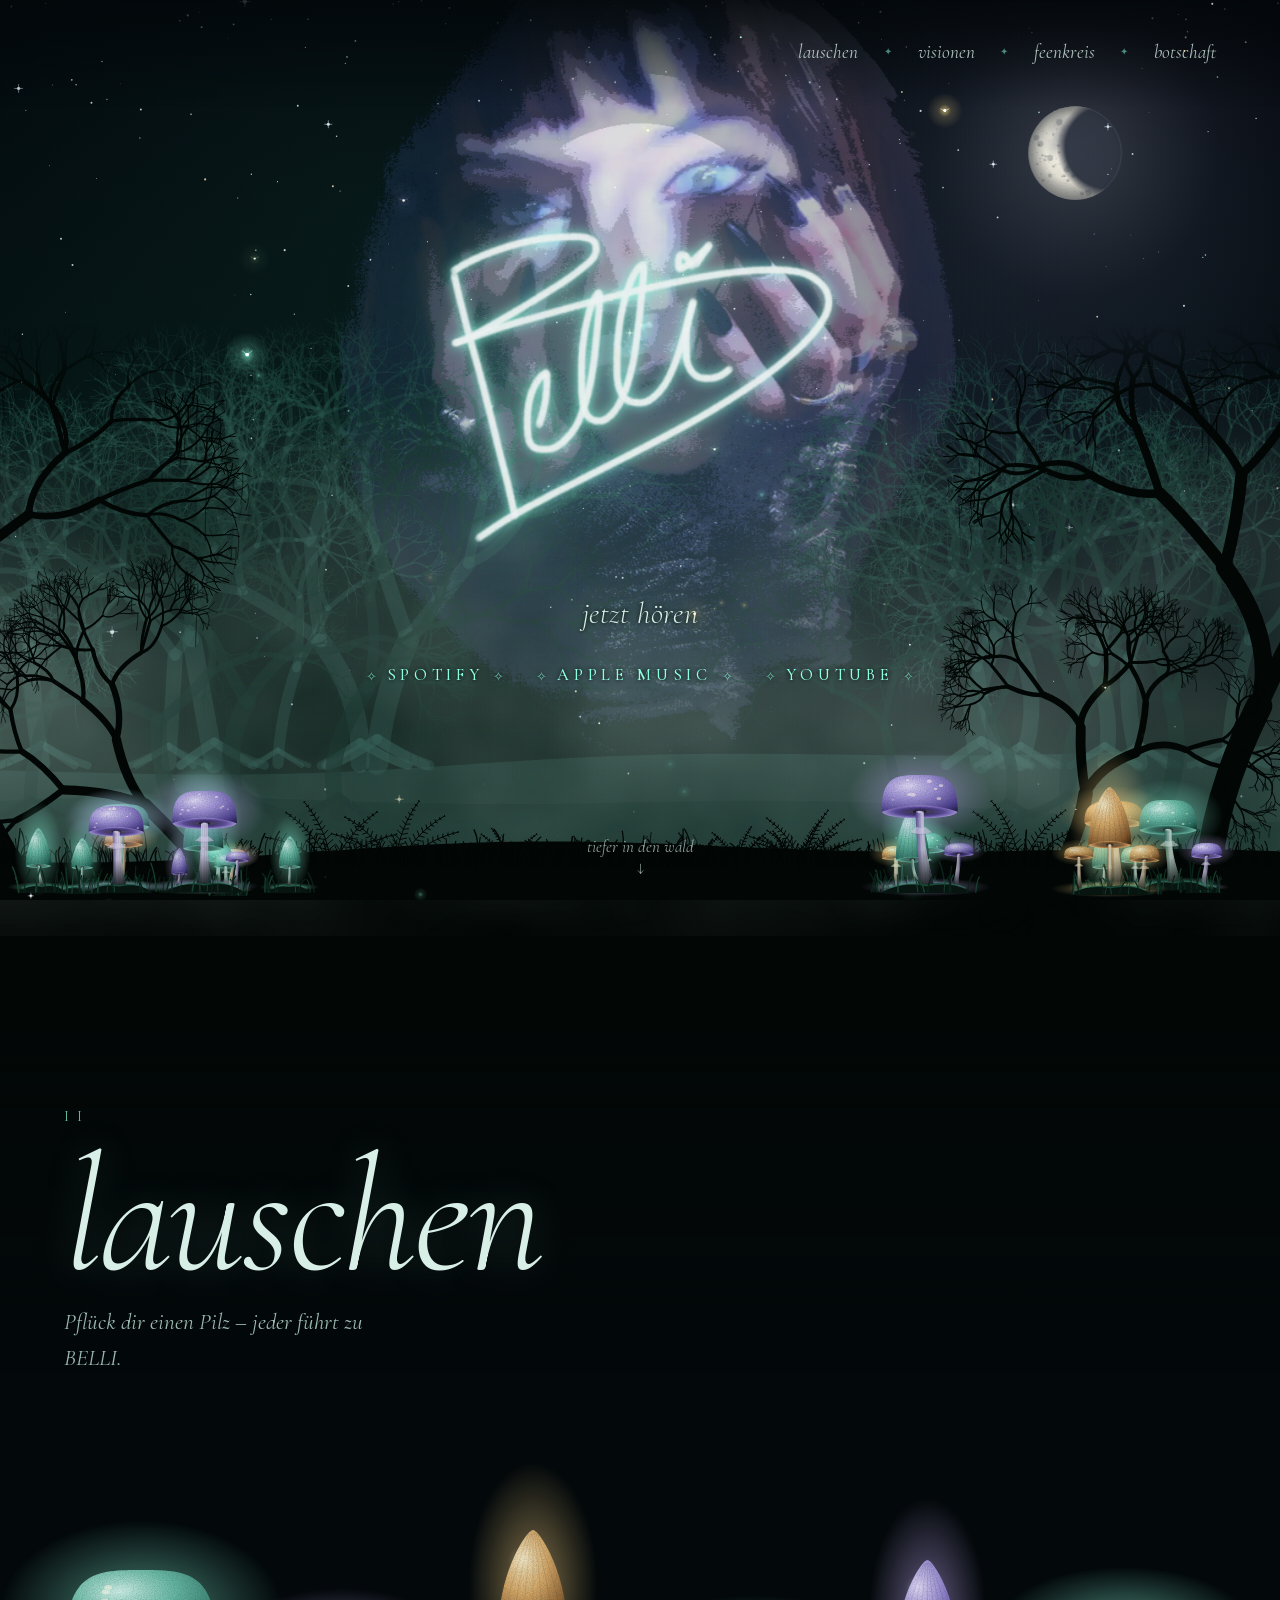
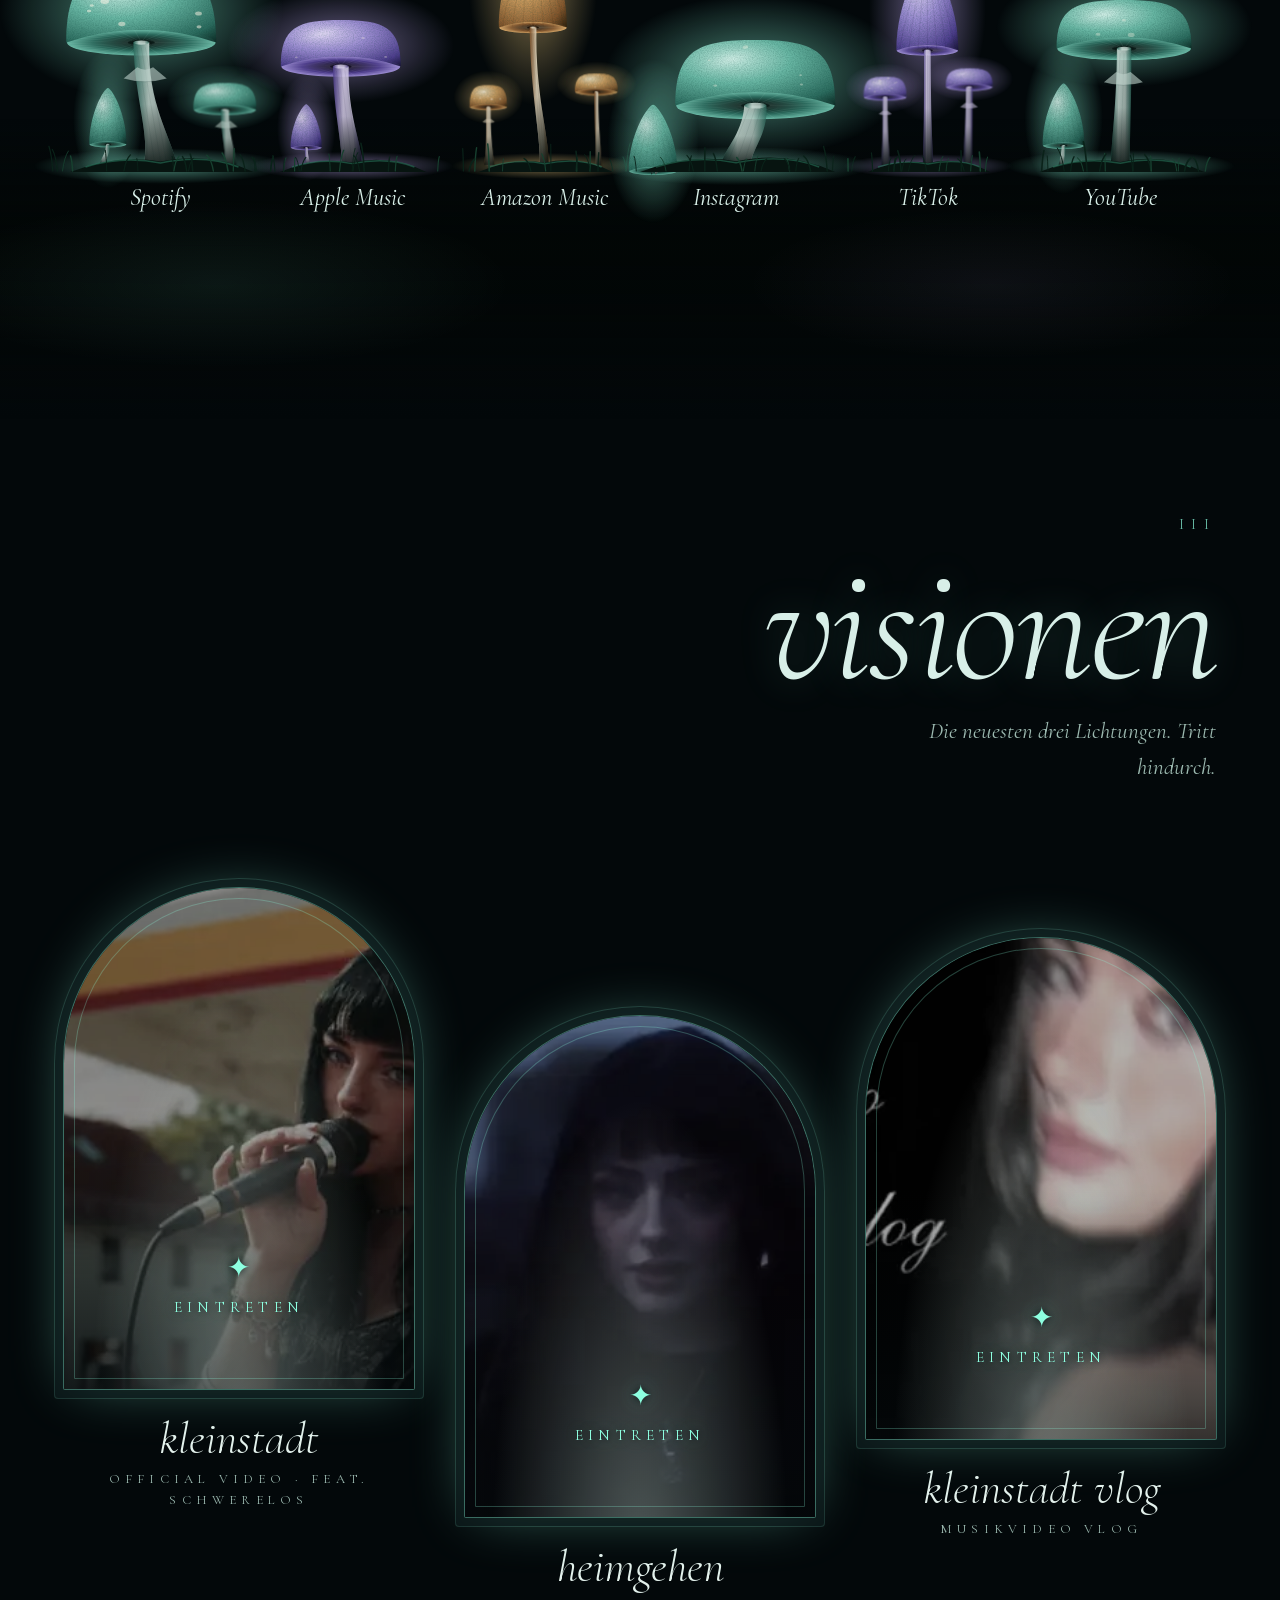
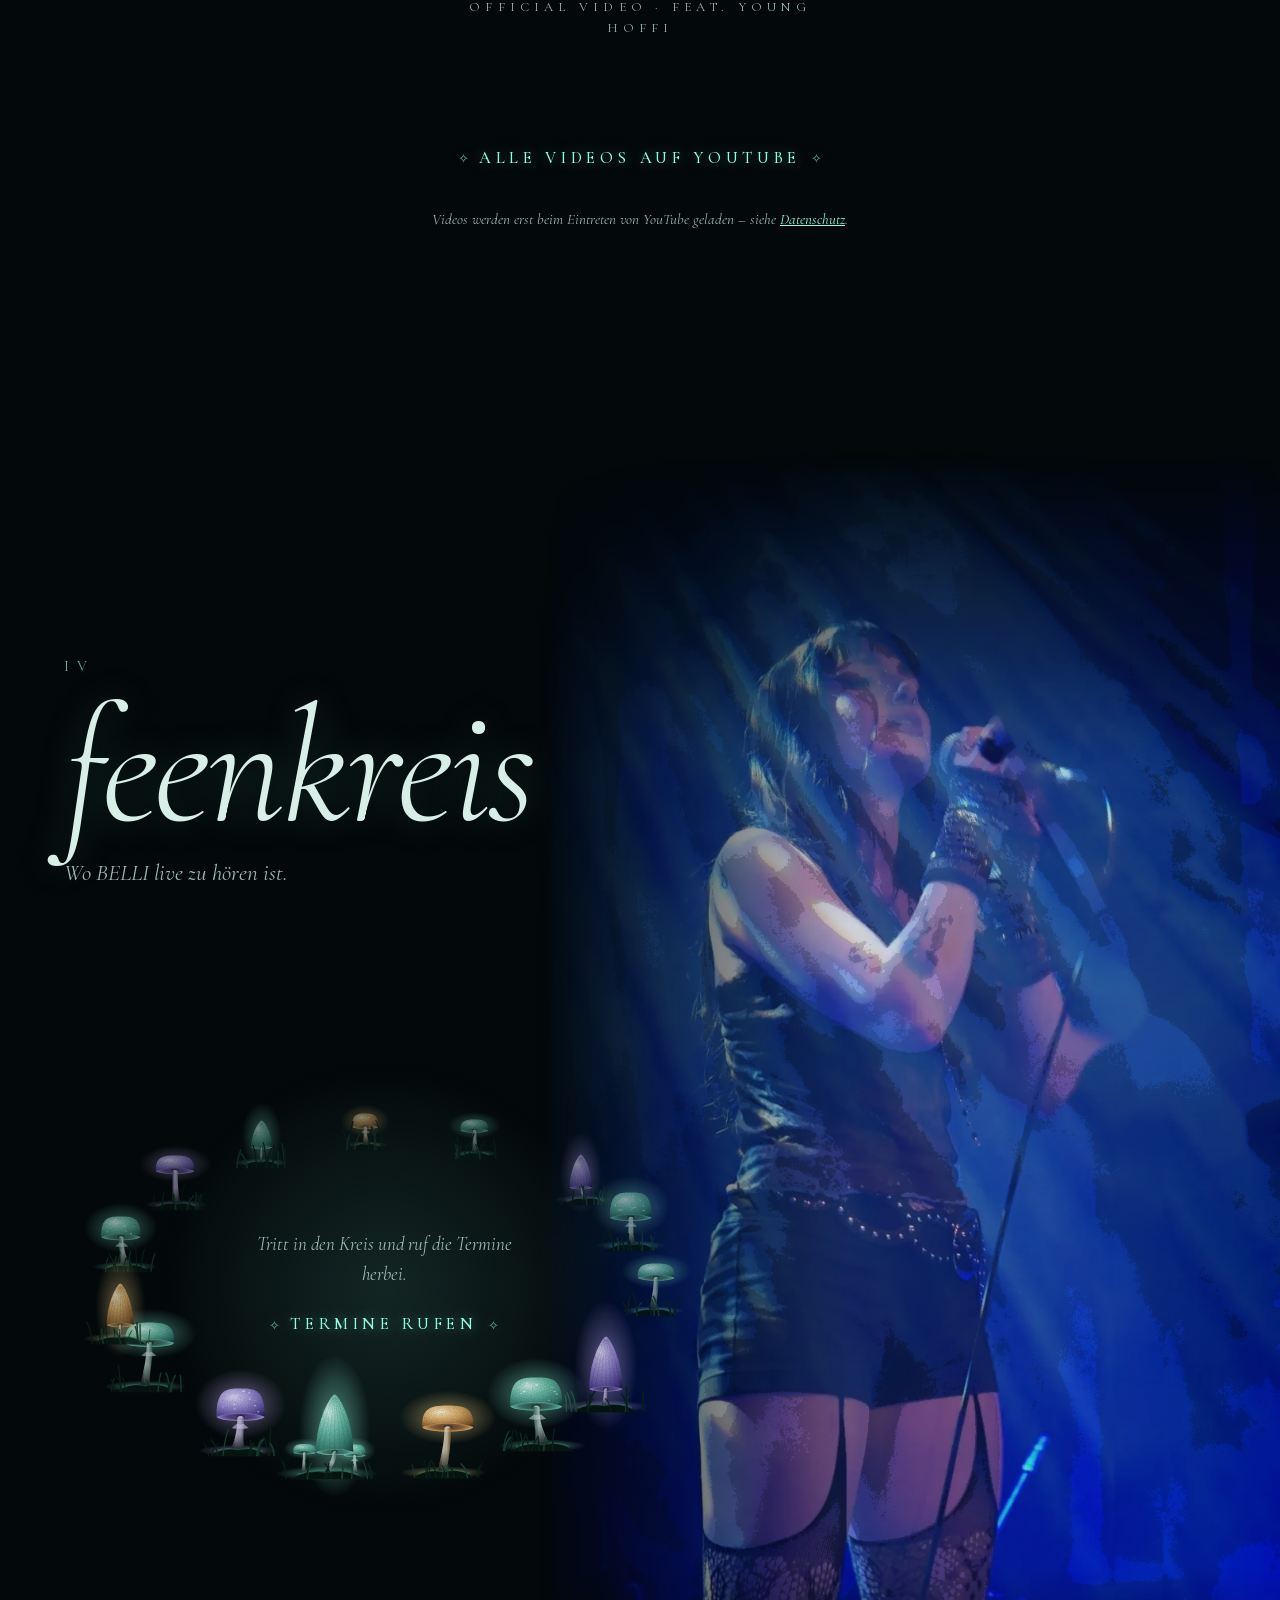
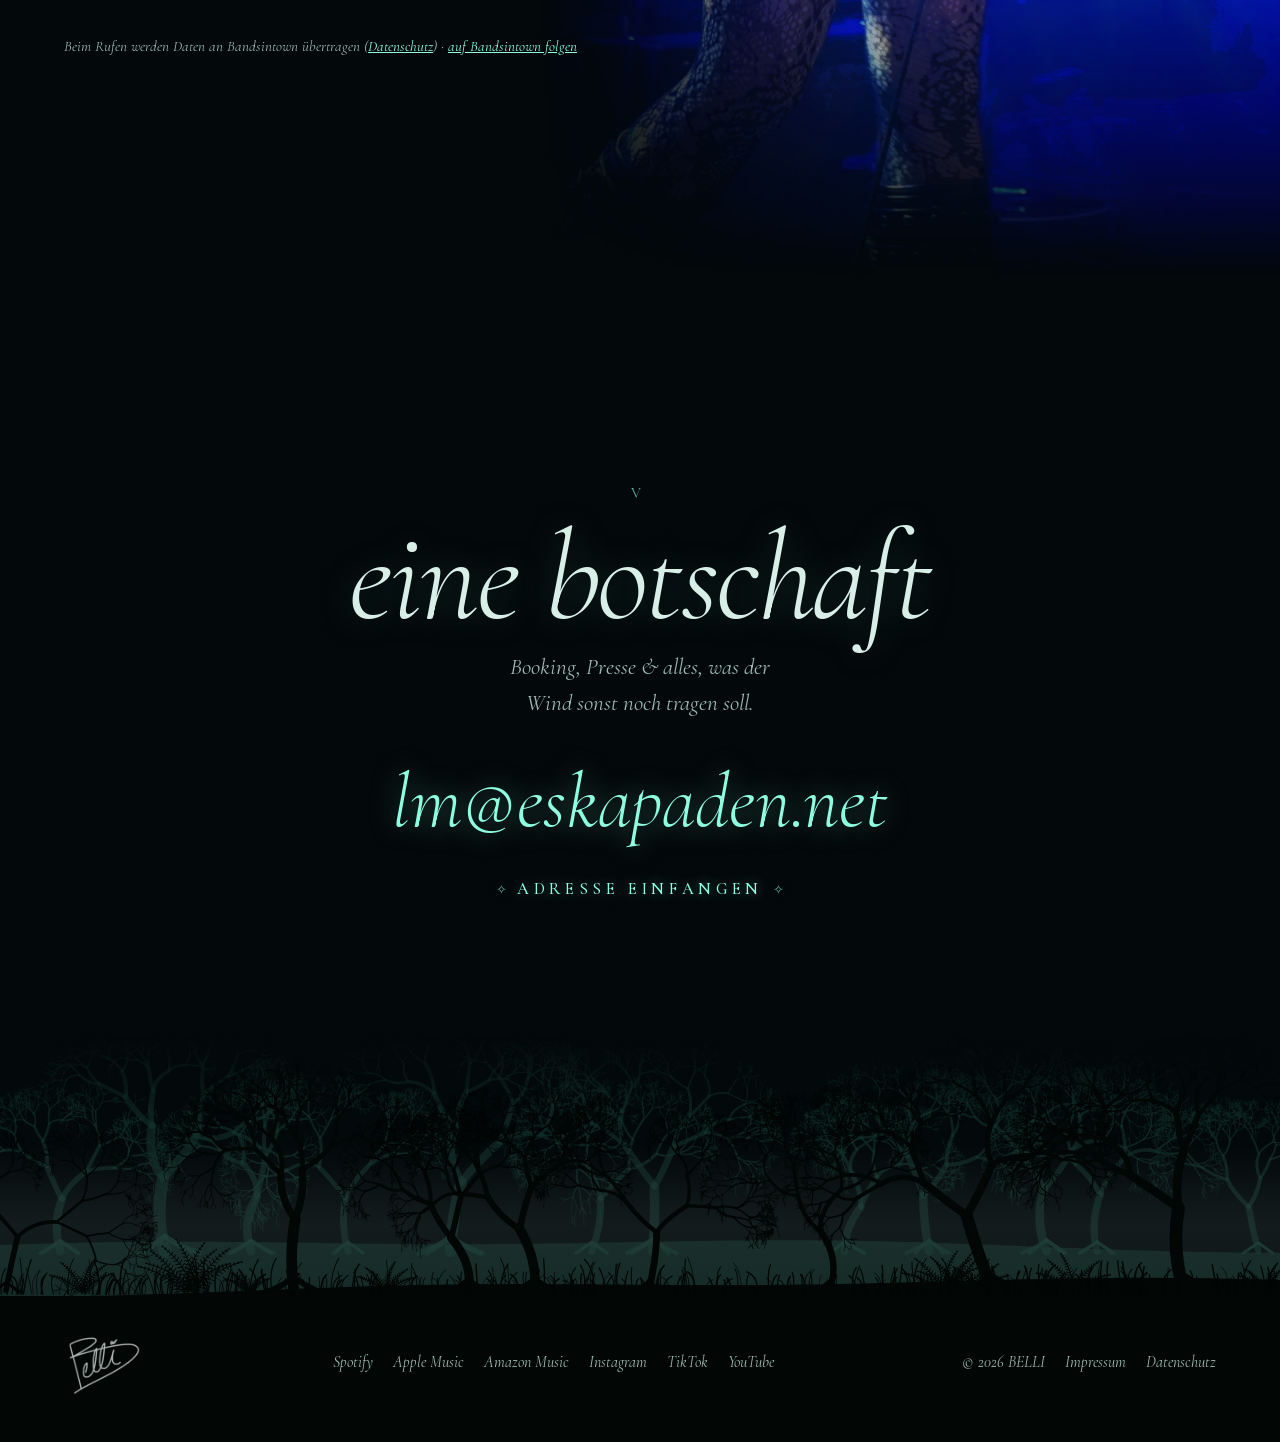
<file: site/index.html>
<!doctype html>
<html lang="de" class="no-js">
<head>
  <meta charset="utf-8">
  <meta name="viewport" content="width=device-width, initial-scale=1, viewport-fit=cover">
  <title>BELLI</title>
  <meta name="description" content="BELLI – Musik aus dem Elfenwald. Jetzt hören auf Spotify, Apple Music &amp; Amazon Music. Videos, Konzerte und Booking.">
  <meta name="theme-color" content="#03080a">
  <link rel="canonical" href="https://bellimusik.de/">

  <meta property="og:site_name" content="BELLI">
  <meta property="og:title" content="BELLI">
  <meta property="og:description" content="Jetzt hören: feelings, blumenmeer, wolkenlos.">
  <meta property="og:type" content="website">
  <meta property="og:url" content="https://bellimusik.de/">
  <meta property="og:image" content="https://bellimusik.de/assets/img/share.jpg">
  <meta property="og:image:width" content="1200">
  <meta property="og:image:height" content="630">
  <meta name="twitter:card" content="summary_large_image">

  <link rel="icon" href="favicon.ico" sizes="any">
  <link rel="icon" type="image/png" sizes="32x32" href="favicon-32.png">
  <link rel="apple-touch-icon" href="apple-touch-icon.png">
  <link rel="manifest" href="site.webmanifest">
  <link rel="preload" href="assets/fonts/cormorant-italic-latin.woff2" as="font" type="font/woff2" crossorigin>
  <link rel="stylesheet" href="assets/css/style.css">

  <script type="application/ld+json">
  {
    "@context": "https://schema.org",
    "@type": "MusicGroup",
    "name": "BELLI",
    "url": "https://bellimusik.de/",
    "image": "https://bellimusik.de/assets/img/share.jpg",
    "email": "lm@eskapaden.net",
    "sameAs": [
      "https://open.spotify.com/artist/5mP8f62pbhO2GlQI1I4yin",
      "https://music.apple.com/de/artist/belli/1548826622",
      "https://music.amazon.de/artists/B0DGY2B14V/belli",
      "https://www.instagram.com/ohhbelli/",
      "https://www.tiktok.com/@ohhbelli",
      "https://www.youtube.com/@ohhbelli"
    ]
  }
  </script>
  <script>document.documentElement.classList.remove('no-js');</script>
</head>
<body>
  <a class="skip" href="#lauschen">Zum Inhalt springen</a>

  <!-- die Szene: Sternenhimmel, Nebel, Feen -->
  <canvas id="sky" aria-hidden="true"></canvas>
  <div class="fog fog--1" aria-hidden="true"></div>
  <div class="fog fog--2" aria-hidden="true"></div>
  <canvas id="fx" aria-hidden="true"></canvas>

  <header class="top" id="top">
    <a href="#wald" aria-label="BELLI – zum Anfang"><img class="top__sig" src="assets/img/signature.webp" alt="" width="70" height="70"></a>
    <nav class="nav" aria-label="Hauptnavigation">
      <a href="#lauschen">lauschen</a><i>✦</i>
      <a href="#visionen">visionen</a><i>✦</i>
      <a href="#feenkreis">feenkreis</a><i>✦</i>
      <a href="#botschaft">botschaft</a>
    </nav>
  </header>

  <div class="page">
    <!-- I · Der Wald -->
    <section class="hero" id="wald" aria-labelledby="belli">
      <div class="vision" aria-hidden="true">
        <picture>
          <source type="image/webp" srcset="assets/img/cover-640.webp 640w, assets/img/cover-1000.webp 1000w, assets/img/cover-1500.webp 1500w" sizes="(max-width: 600px) 130vw, 820px">
          <img src="assets/img/cover-1000.webp" alt="" width="1000" height="1333" fetchpriority="high">
        </picture>
      </div>
      <canvas class="forest forest--far" data-forest="far" aria-hidden="true"></canvas>

      <div class="hero__inner">
        <h1 id="belli"><img class="hero__sig" src="assets/img/signature.webp" alt="BELLI" width="360" height="360"></h1>
        <p class="hero__whisper">jetzt hören</p>
        <div class="hero__links">
          <a class="spell" href="https://open.spotify.com/intl-de/artist/5mP8f62pbhO2GlQI1I4yin" target="_blank" rel="noopener"><span>Spotify</span></a>
          <a class="spell" href="https://music.apple.com/de/artist/belli/1548826622" target="_blank" rel="noopener"><span>Apple Music</span></a>
          <a class="spell" href="https://www.youtube.com/@ohhbelli" target="_blank" rel="noopener"><span>YouTube</span></a>
        </div>
      </div>

      <canvas class="forest forest--near" data-forest="near" aria-hidden="true"></canvas>
      <div class="hero__ground" data-shrooms="ground" aria-hidden="true"></div>
      <a class="hero__descend" href="#lauschen">tiefer in den wald<b>↓</b></a>
    </section>

    <!-- II · Lauschen -->
    <section class="chapter lauschen" id="lauschen" aria-labelledby="lauschen-t">
      <div class="chapter__head emerge">
        <span class="numeral">ii</span>
        <h2 class="chapter__title" id="lauschen-t">lauschen</h2>
        <p class="chapter__line">Pflück dir einen Pilz – jeder führt zu BELLI.</p>
      </div>
      <div class="meadow">
        <a class="shroom-link emerge" href="https://open.spotify.com/intl-de/artist/5mP8f62pbhO2GlQI1I4yin" target="_blank" rel="noopener">
          <span class="shroom" data-shroom="glow:mint;h:200;cap:150;seed:3"></span>
          <span class="shroom-link__name">Spotify</span><span class="shroom-link__hint">folgen</span>
        </a>
        <a class="shroom-link emerge" href="https://music.apple.com/de/artist/belli/1548826622" target="_blank" rel="noopener">
          <span class="shroom" data-shroom="glow:violet;h:150;cap:120;seed:7"></span>
          <span class="shroom-link__name">Apple Music</span><span class="shroom-link__hint">anhören</span>
        </a>
        <a class="shroom-link emerge" href="https://music.amazon.de/artists/B0DGY2B14V/belli" target="_blank" rel="noopener">
          <span class="shroom" data-shroom="glow:gold;h:240;cap:110;seed:11"></span>
          <span class="shroom-link__name">Amazon Music</span><span class="shroom-link__hint">streamen</span>
        </a>
        <a class="shroom-link emerge" href="https://www.instagram.com/ohhbelli/" target="_blank" rel="noopener">
          <span class="shroom" data-shroom="glow:mint;h:130;cap:160;seed:19"></span>
          <span class="shroom-link__name">Instagram</span><span class="shroom-link__hint">@ohhbelli</span>
        </a>
        <a class="shroom-link emerge" href="https://www.tiktok.com/@ohhbelli" target="_blank" rel="noopener">
          <span class="shroom" data-shroom="glow:violet;h:210;cap:100;seed:23"></span>
          <span class="shroom-link__name">TikTok</span><span class="shroom-link__hint">@ohhbelli</span>
        </a>
        <a class="shroom-link emerge" href="https://www.youtube.com/@ohhbelli" target="_blank" rel="noopener">
          <span class="shroom" data-shroom="glow:mint;h:170;cap:135;seed:31"></span>
          <span class="shroom-link__name">YouTube</span><span class="shroom-link__hint">@ohhbelli</span>
        </a>
      </div>
    </section>

    <!-- III · Visionen -->
    <section class="chapter visionen" id="visionen" aria-labelledby="visionen-t">
      <div class="chapter__head emerge">
        <span class="numeral">iii</span>
        <h2 class="chapter__title" id="visionen-t">visionen</h2>
        <p class="chapter__line">Die neuesten drei Lichtungen. Tritt hindurch.</p>
      </div>
      <div class="portals">
        <article class="portal emerge">
          <button class="portal__door" type="button" data-yt="hrWTNBJJOwg" aria-label="Video „kleinstadt (Official Video)“ abspielen">
            <img src="assets/img/yt-hrWTNBJJOwg.webp" alt="" width="960" height="540" loading="lazy">
            <span class="portal__play" aria-hidden="true">eintreten</span>
          </button>
          <h3 class="portal__title">kleinstadt</h3>
          <div class="portal__kind">Official Video · feat. schwerelos</div>
        </article>
        <article class="portal emerge">
          <button class="portal__door" type="button" data-yt="YGzzJ1pFFMM" aria-label="Video „heimgehen“ abspielen">
            <img src="assets/img/yt-YGzzJ1pFFMM.webp" alt="" width="960" height="540" loading="lazy">
            <span class="portal__play" aria-hidden="true">eintreten</span>
          </button>
          <h3 class="portal__title">heimgehen</h3>
          <div class="portal__kind">Official Video · feat. young hoffi</div>
        </article>
        <article class="portal emerge">
          <button class="portal__door" type="button" data-yt="7nHdG2dKM-U" aria-label="Video „kleinstadt (Musikvideo VLOG)“ abspielen">
            <img src="assets/img/yt-7nHdG2dKM-U.webp" alt="" width="960" height="540" loading="lazy">
            <span class="portal__play" aria-hidden="true">eintreten</span>
          </button>
          <h3 class="portal__title">kleinstadt vlog</h3>
          <div class="portal__kind">Musikvideo VLOG</div>
        </article>
      </div>
      <p class="visionen__more emerge">
        <a class="spell" href="https://www.youtube.com/@ohhbelli" target="_blank" rel="noopener"><span>alle Videos auf YouTube</span></a>
      </p>
      <p class="hush emerge" style="text-align:center">Videos werden erst beim Eintreten von YouTube geladen – siehe <a href="datenschutz.html">Datenschutz</a>.</p>
    </section>

    <!-- IV · Feenkreis -->
    <section class="chapter feenkreis" id="feenkreis" aria-labelledby="feenkreis-t">
      <div class="stage" aria-hidden="true">
        <picture>
          <source type="image/webp" srcset="assets/img/live-700.webp 700w, assets/img/live-1200.webp 1200w" sizes="(max-width: 860px) 100vw, 55vw">
          <img src="assets/img/live-700.webp" alt="" width="700" height="1050" loading="lazy">
        </picture>
      </div>
      <div class="chapter__head emerge">
        <span class="numeral">iv</span>
        <h2 class="chapter__title" id="feenkreis-t">feenkreis</h2>
        <p class="chapter__line">Wo BELLI live zu hören ist.</p>
      </div>
      <div class="ring emerge" id="ring">
        <div class="ring__center" id="ring-center">
          <p>Tritt in den Kreis und ruf die Termine herbei.</p>
          <button class="spell" type="button" id="summon"><span>Termine rufen</span></button>
        </div>
      </div>
      <div class="live-widget" id="live-widget" hidden></div>
      <p class="hush">Beim Rufen werden Daten an Bandsintown übertragen (<a href="datenschutz.html">Datenschutz</a>) ·
        <a href="https://www.bandsintown.com/a/15575670" target="_blank" rel="noopener">auf Bandsintown folgen</a></p>
    </section>

    <!-- V · Botschaft -->
    <section class="chapter botschaft" id="botschaft" aria-labelledby="botschaft-t">
      <div class="emerge">
        <span class="numeral">v</span>
        <h2 class="chapter__title" id="botschaft-t">eine botschaft</h2>
        <p class="chapter__line" style="margin-left:auto;margin-right:auto">Booking, Presse &amp; alles, was der Wind sonst noch tragen soll.</p>
        <a class="letter" id="letter" href="#botschaft" data-u="lm" data-d="eskapaden.net">lm [at] eskapaden.net</a><br>
        <button class="spell" type="button" id="copy"><span>Adresse einfangen</span></button>
      </div>
    </section>
  </div>

  <footer class="roots">
    <canvas class="roots__forest" data-forest="roots" aria-hidden="true"></canvas>
    <div class="roots__inner">
      <img class="roots__sig" src="assets/img/signature.webp" alt="BELLI" width="80" height="80" loading="lazy">
      <nav aria-label="Social Media">
        <a href="https://open.spotify.com/intl-de/artist/5mP8f62pbhO2GlQI1I4yin" target="_blank" rel="noopener">Spotify</a>
        <a href="https://music.apple.com/de/artist/belli/1548826622" target="_blank" rel="noopener">Apple Music</a>
        <a href="https://music.amazon.de/artists/B0DGY2B14V/belli" target="_blank" rel="noopener">Amazon Music</a>
        <a href="https://www.instagram.com/ohhbelli/" target="_blank" rel="noopener">Instagram</a>
        <a href="https://www.tiktok.com/@ohhbelli" target="_blank" rel="noopener">TikTok</a>
        <a href="https://www.youtube.com/@ohhbelli" target="_blank" rel="noopener">YouTube</a>
      </nav>
      <nav aria-label="Rechtliches">
        <span>© <span id="year">2026</span> BELLI</span>
        <a href="impressum.html">Impressum</a>
        <a href="datenschutz.html">Datenschutz</a>
      </nav>
    </div>
  </footer>

  <div class="whisper-toast" id="toast" role="status" aria-live="polite"></div>
  <script src="assets/js/forest.js" defer></script>
  <script src="assets/js/main.js" defer></script>
</body>
</html>
</file>
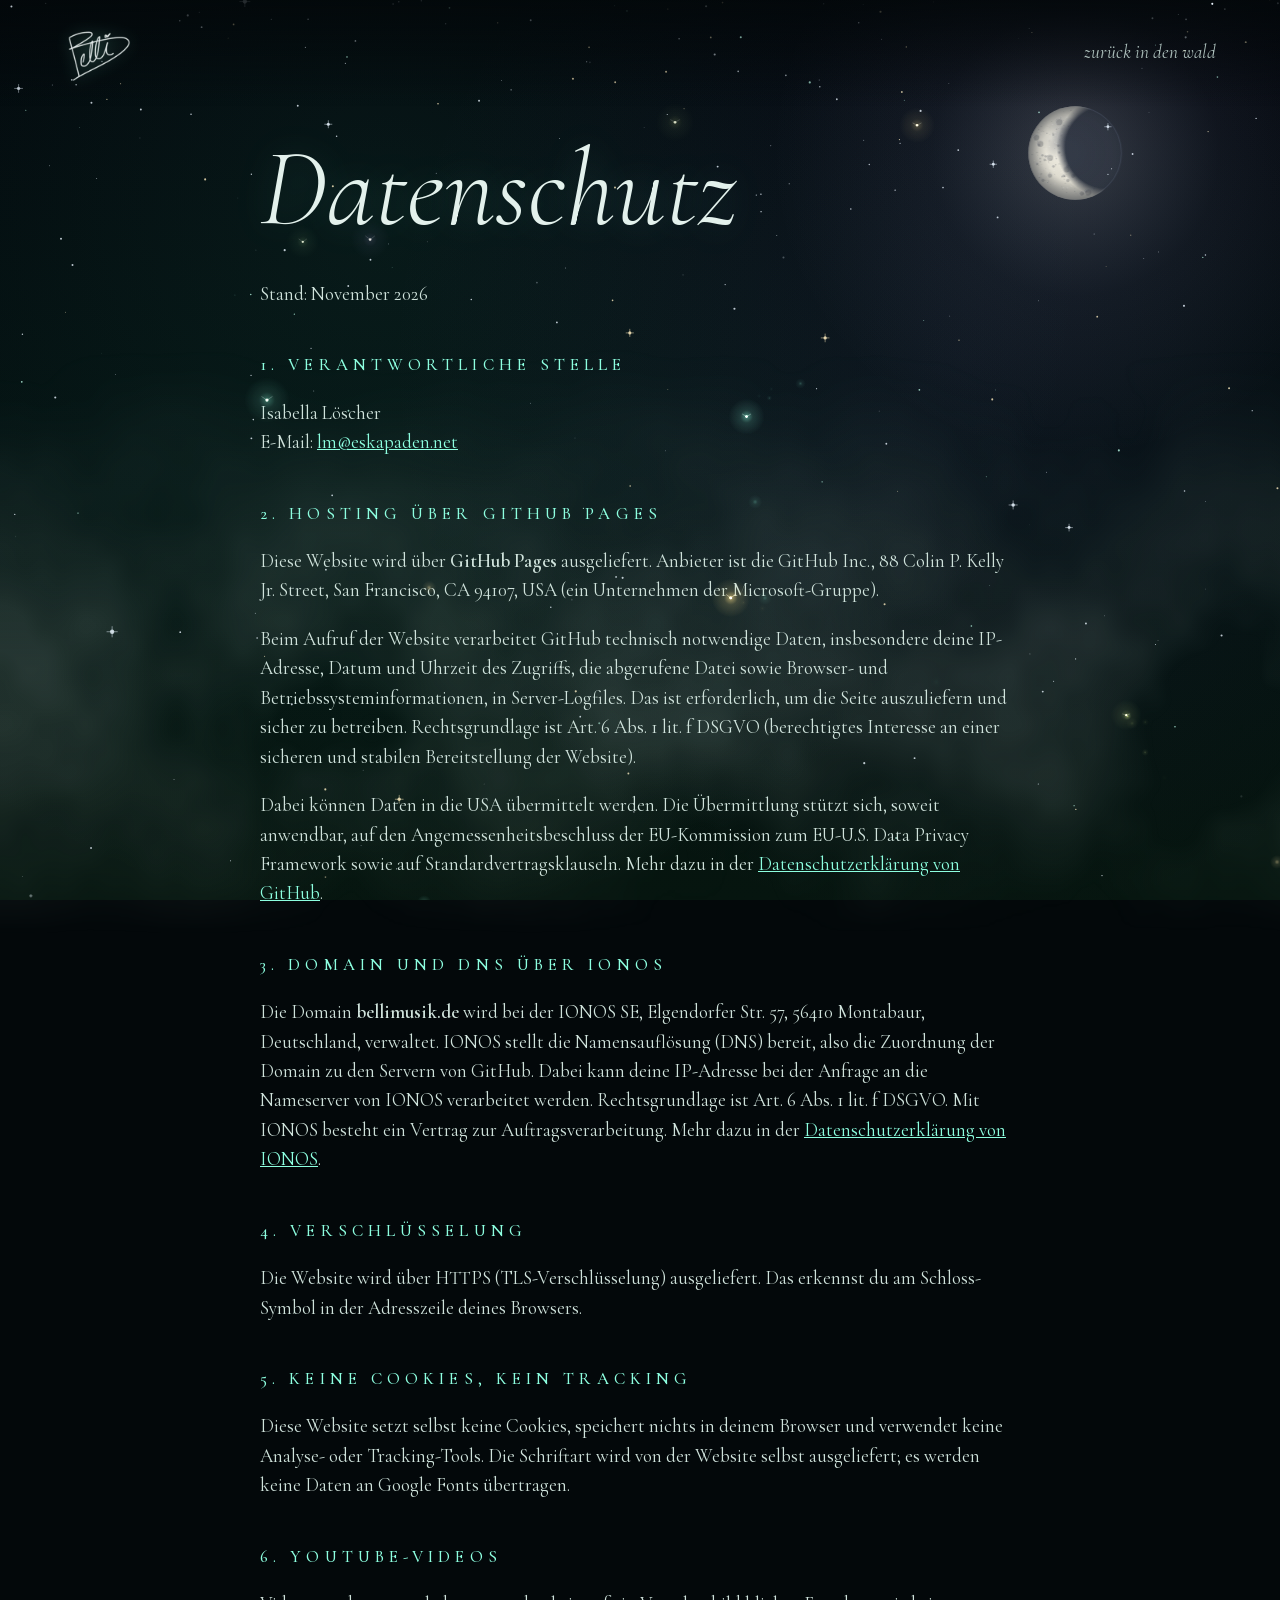
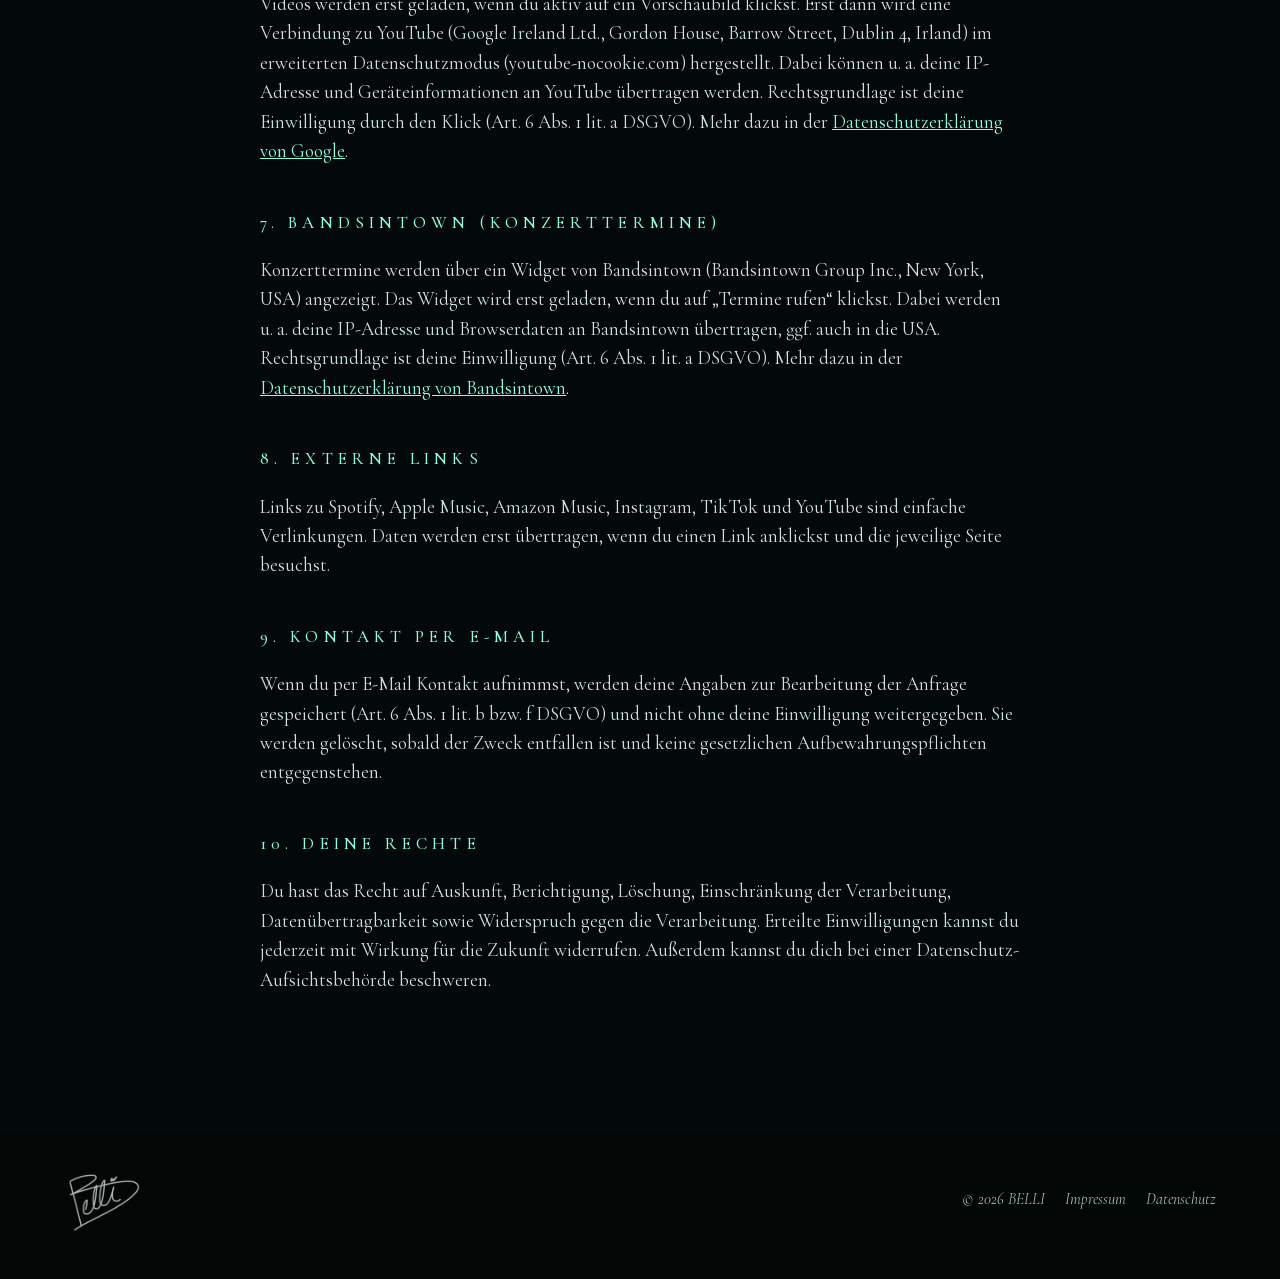
<file: site/datenschutz.html>
<!doctype html>
<html lang="de">
<head>
  <meta charset="utf-8">
  <meta name="viewport" content="width=device-width, initial-scale=1">
  <title>Datenschutz – BELLI</title>
  <meta name="robots" content="noindex">
  <meta name="theme-color" content="#03080a">
  <link rel="icon" href="favicon.ico" sizes="any">
  <link rel="icon" type="image/png" sizes="32x32" href="favicon-32.png">
  <link rel="apple-touch-icon" href="apple-touch-icon.png">
  <link rel="stylesheet" href="assets/css/style.css">
</head>
<body>
  <canvas id="sky" aria-hidden="true"></canvas>
  <div class="fog fog--1" aria-hidden="true"></div>
  <canvas id="fx" aria-hidden="true"></canvas>
  <header class="top top--solid" id="top">
    <a href="index.html" aria-label="Zur Startseite"><img class="top__sig" src="assets/img/signature.webp" alt="" width="70" height="70"></a>
    <nav class="nav" aria-label="Hauptnavigation"><a href="index.html">zurück in den wald</a></nav>
  </header>
  <main class="legal-page"><div class="wrap">
    <h1>Datenschutz</h1>
    <p>Stand: November 2026</p>
    <h2>1. Verantwortliche Stelle</h2>
    <p>Isabella Löscher<br>E-Mail: <a href="mailto:lm@eskapaden.net">lm@eskapaden.net</a></p>
    <h2>2. Hosting über GitHub Pages</h2>
    <p>Diese Website wird über <strong>GitHub Pages</strong> ausgeliefert. Anbieter ist die GitHub Inc., 88 Colin P. Kelly Jr. Street, San Francisco, CA 94107, USA (ein Unternehmen der Microsoft-Gruppe).</p>
    <p>Beim Aufruf der Website verarbeitet GitHub technisch notwendige Daten, insbesondere deine IP-Adresse, Datum und Uhrzeit des Zugriffs, die abgerufene Datei sowie Browser- und Betriebssysteminformationen, in Server-Logfiles. Das ist erforderlich, um die Seite auszuliefern und sicher zu betreiben. Rechtsgrundlage ist Art.&nbsp;6 Abs.&nbsp;1 lit.&nbsp;f DSGVO (berechtigtes Interesse an einer sicheren und stabilen Bereitstellung der Website).</p>
    <p>Dabei können Daten in die USA übermittelt werden. Die Übermittlung stützt sich, soweit anwendbar, auf den Angemessenheitsbeschluss der EU-Kommission zum EU-U.S. Data Privacy Framework sowie auf Standardvertragsklauseln. Mehr dazu in der <a href="https://docs.github.com/de/site-policy/privacy-policies/github-general-privacy-statement" target="_blank" rel="noopener">Datenschutzerklärung von GitHub</a>.</p>
    <h2>3. Domain und DNS über IONOS</h2>
    <p>Die Domain <strong>bellimusik.de</strong> wird bei der IONOS SE, Elgendorfer Str. 57, 56410 Montabaur, Deutschland, verwaltet. IONOS stellt die Namensauflösung (DNS) bereit, also die Zuordnung der Domain zu den Servern von GitHub. Dabei kann deine IP-Adresse bei der Anfrage an die Nameserver von IONOS verarbeitet werden. Rechtsgrundlage ist Art.&nbsp;6 Abs.&nbsp;1 lit.&nbsp;f DSGVO. Mit IONOS besteht ein Vertrag zur Auftragsverarbeitung. Mehr dazu in der <a href="https://www.ionos.de/terms-gtc/datenschutzerklaerung/" target="_blank" rel="noopener">Datenschutzerklärung von IONOS</a>.</p>
    <h2>4. Verschlüsselung</h2>
    <p>Die Website wird über HTTPS (TLS-Verschlüsselung) ausgeliefert. Das erkennst du am Schloss-Symbol in der Adresszeile deines Browsers.</p>
    <h2>5. Keine Cookies, kein Tracking</h2>
    <p>Diese Website setzt selbst keine Cookies, speichert nichts in deinem Browser und verwendet keine Analyse- oder Tracking-Tools. Die Schriftart wird von der Website selbst ausgeliefert; es werden keine Daten an Google Fonts übertragen.</p>
    <h2>6. YouTube-Videos</h2>
    <p>Videos werden erst geladen, wenn du aktiv auf ein Vorschaubild klickst. Erst dann wird eine Verbindung zu YouTube (Google Ireland Ltd., Gordon House, Barrow Street, Dublin 4, Irland) im erweiterten Datenschutzmodus (youtube-nocookie.com) hergestellt. Dabei können u.&nbsp;a. deine IP-Adresse und Geräteinformationen an YouTube übertragen werden. Rechtsgrundlage ist deine Einwilligung durch den Klick (Art.&nbsp;6 Abs.&nbsp;1 lit.&nbsp;a DSGVO). Mehr dazu in der <a href="https://policies.google.com/privacy" target="_blank" rel="noopener">Datenschutzerklärung von Google</a>.</p>
    <h2>7. Bandsintown (Konzerttermine)</h2>
    <p>Konzerttermine werden über ein Widget von Bandsintown (Bandsintown Group Inc., New York, USA) angezeigt. Das Widget wird erst geladen, wenn du auf „Termine rufen“ klickst. Dabei werden u.&nbsp;a. deine IP-Adresse und Browserdaten an Bandsintown übertragen, ggf. auch in die USA. Rechtsgrundlage ist deine Einwilligung (Art.&nbsp;6 Abs.&nbsp;1 lit.&nbsp;a DSGVO). Mehr dazu in der <a href="https://corp.bandsintown.com/privacy" target="_blank" rel="noopener">Datenschutzerklärung von Bandsintown</a>.</p>
    <h2>8. Externe Links</h2>
    <p>Links zu Spotify, Apple Music, Amazon Music, Instagram, TikTok und YouTube sind einfache Verlinkungen. Daten werden erst übertragen, wenn du einen Link anklickst und die jeweilige Seite besuchst.</p>
    <h2>9. Kontakt per E-Mail</h2>
    <p>Wenn du per E-Mail Kontakt aufnimmst, werden deine Angaben zur Bearbeitung der Anfrage gespeichert (Art.&nbsp;6 Abs.&nbsp;1 lit.&nbsp;b bzw. f DSGVO) und nicht ohne deine Einwilligung weitergegeben. Sie werden gelöscht, sobald der Zweck entfallen ist und keine gesetzlichen Aufbewahrungspflichten entgegenstehen.</p>
    <h2>10. Deine Rechte</h2>
    <p>Du hast das Recht auf Auskunft, Berichtigung, Löschung, Einschränkung der Verarbeitung, Datenübertragbarkeit sowie Widerspruch gegen die Verarbeitung. Erteilte Einwilligungen kannst du jederzeit mit Wirkung für die Zukunft widerrufen. Außerdem kannst du dich bei einer Datenschutz-Aufsichtsbehörde beschweren.</p>
  </div></main>
  <footer class="roots">
    <div class="roots__inner">
      <img class="roots__sig" src="assets/img/signature.webp" alt="BELLI" width="80" height="80">
      <nav aria-label="Rechtliches"><span>© 2026 BELLI</span><a href="impressum.html">Impressum</a><a href="datenschutz.html">Datenschutz</a></nav>
    </div>
  </footer>
  <script src="assets/js/forest.js" defer></script>
</body>
</html>
</file>
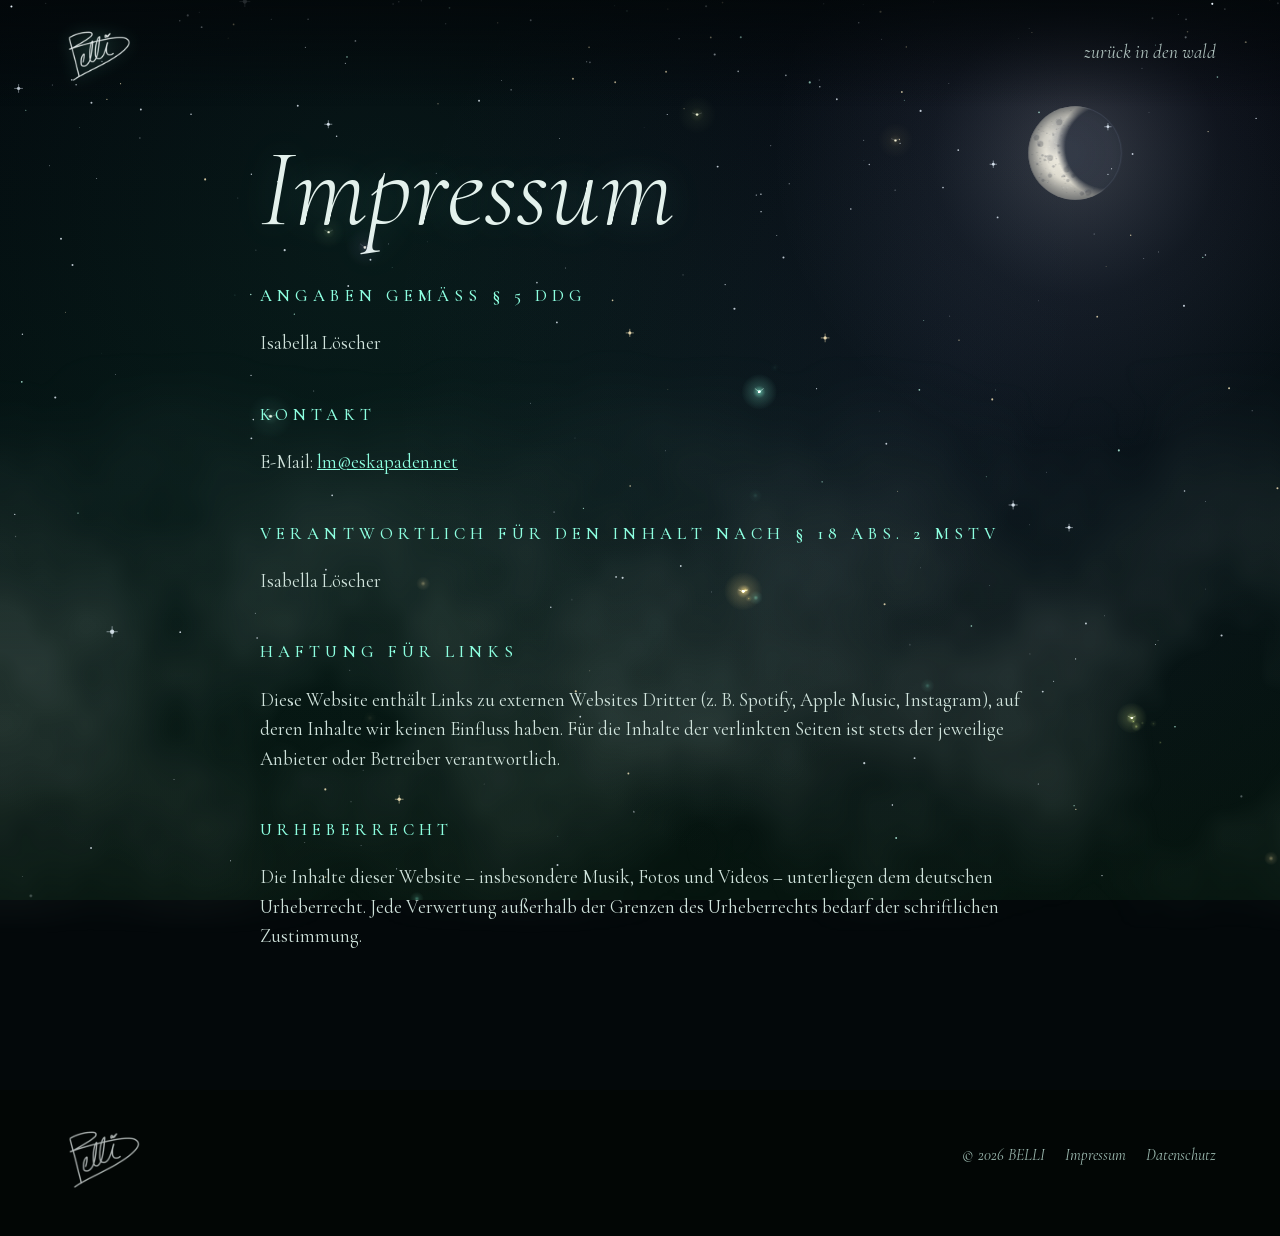
<file: site/impressum.html>
<!doctype html>
<html lang="de">
<head>
  <meta charset="utf-8">
  <meta name="viewport" content="width=device-width, initial-scale=1">
  <title>Impressum – BELLI</title>
  <meta name="robots" content="noindex">
  <meta name="theme-color" content="#03080a">
  <link rel="icon" href="favicon.ico" sizes="any">
  <link rel="icon" type="image/png" sizes="32x32" href="favicon-32.png">
  <link rel="apple-touch-icon" href="apple-touch-icon.png">
  <link rel="stylesheet" href="assets/css/style.css">
</head>
<body>
  <canvas id="sky" aria-hidden="true"></canvas>
  <div class="fog fog--1" aria-hidden="true"></div>
  <canvas id="fx" aria-hidden="true"></canvas>
  <header class="top top--solid" id="top">
    <a href="index.html" aria-label="Zur Startseite"><img class="top__sig" src="assets/img/signature.webp" alt="" width="70" height="70"></a>
    <nav class="nav" aria-label="Hauptnavigation"><a href="index.html">zurück in den wald</a></nav>
  </header>
  <main class="legal-page"><div class="wrap">
    <h1>Impressum</h1>
    <h2>Angaben gemäß § 5 DDG</h2>
    <p>Isabella Löscher</p>
    <h2>Kontakt</h2>
    <p>E-Mail: <a href="mailto:lm@eskapaden.net">lm@eskapaden.net</a></p>
    <h2>Verantwortlich für den Inhalt nach § 18 Abs. 2 MStV</h2>
    <p>Isabella Löscher</p>
    <h2>Haftung für Links</h2>
    <p>Diese Website enthält Links zu externen Websites Dritter (z.&nbsp;B. Spotify, Apple Music, Instagram), auf deren Inhalte wir keinen Einfluss haben. Für die Inhalte der verlinkten Seiten ist stets der jeweilige Anbieter oder Betreiber verantwortlich.</p>
    <h2>Urheberrecht</h2>
    <p>Die Inhalte dieser Website – insbesondere Musik, Fotos und Videos – unterliegen dem deutschen Urheberrecht. Jede Verwertung außerhalb der Grenzen des Urheberrechts bedarf der schriftlichen Zustimmung.</p>
  </div></main>
  <footer class="roots">
    <div class="roots__inner">
      <img class="roots__sig" src="assets/img/signature.webp" alt="BELLI" width="80" height="80">
      <nav aria-label="Rechtliches"><span>© 2026 BELLI</span><a href="impressum.html">Impressum</a><a href="datenschutz.html">Datenschutz</a></nav>
    </div>
  </footer>
  <script src="assets/js/forest.js" defer></script>
</body>
</html>
</file>
<file: site/assets/css/style.css>
@font-face{font-family:Cormorant;font-style:normal;font-weight:300 700;font-display:swap;src:url(../fonts/cormorant-latin.woff2) format("woff2");unicode-range:U+0000-00FF,U+0131,U+0152-0153,U+02BB-02BC,U+02C6,U+02DA,U+02DC,U+0304,U+0308,U+0329,U+2000-206F,U+20AC,U+2122,U+2191,U+2193,U+2212,U+2215,U+FEFF,U+FFFD}@font-face{font-family:Cormorant;font-style:italic;font-weight:300 700;font-display:swap;src:url(../fonts/cormorant-italic-latin.woff2) format("woff2");unicode-range:U+0000-00FF,U+0131,U+0152-0153,U+02BB-02BC,U+02C6,U+02DA,U+02DC,U+0304,U+0308,U+0329,U+2000-206F,U+20AC,U+2122,U+2191,U+2193,U+2212,U+2215,U+FEFF,U+FFFD}:root{--night: #03080a;--deep: #06120f;--moss: #0c211b;--mist: #d8efe8;--text: #e3f1ec;--muted: #9bb8af;--glow: #8dffe0;--glow-soft: rgba(141, 255, 224, .45);--gold: #ffe6a6;--violet: #c9b2ff;--serif: "Cormorant", "Cormorant Garamond", Garamond, "Times New Roman", serif;--gutter: clamp(16px, 5vw, 64px);color-scheme:dark}*,*:before,*:after{box-sizing:border-box}[hidden]{display:none!important}html{scroll-behavior:smooth;-webkit-text-size-adjust:100%;overflow-x:hidden;overflow-x:clip}body{margin:0;min-height:100vh;background:var(--night);color:var(--text);font-family:var(--serif);font-size:clamp(19px,1.35vw,22px);font-weight:400;line-height:1.55;-webkit-font-smoothing:antialiased;overflow-x:hidden;overflow-x:clip}img{display:block;max-width:100%;height:auto}a{color:inherit}button{font:inherit;color:inherit}::selection{background:var(--glow);color:var(--night)}:focus-visible{outline:1px dashed var(--glow);outline-offset:6px}.skip{position:absolute;left:16px;top:-80px;z-index:200;background:var(--glow);color:var(--night);padding:8px 14px;text-decoration:none}.skip:focus{top:16px}.sr{position:absolute;width:1px;height:1px;overflow:hidden;clip:rect(0 0 0 0);white-space:nowrap}#sky,#fx{position:fixed;inset:0;width:100%;height:100%;display:block;pointer-events:none}#sky{z-index:0}#fx{z-index:60}.fog{position:fixed;left:0;right:0;bottom:-4vh;height:70vh;z-index:2;pointer-events:none;overflow:hidden;opacity:.18;-webkit-mask-image:linear-gradient(to top,#000 0%,#000 35%,transparent 100%);mask-image:linear-gradient(to top,#000 0%,#000 35%,transparent 100%)}.fog:before{content:"";position:absolute;top:0;bottom:0;left:0;width:calc(100% + 1400px);background:var(--fog-url) repeat-x 0 0 / 1400px 100%;will-change:transform;animation:drift1 50s linear infinite}.fog--2{opacity:.14}.fog--2:before{width:calc(100% + 2000px);background-size:2000px 110%;animation:drift2 100s linear infinite reverse}@keyframes drift1{to{transform:translate3d(-1400px,0,0)}}@keyframes drift2{to{transform:translate3d(-2000px,0,0)}}.page{position:relative}.top{position:fixed;top:0;left:0;right:0;z-index:50;display:flex;align-items:center;justify-content:space-between;padding:18px var(--gutter);background:linear-gradient(to bottom,#03080ad9,#03080a00)}.top__sig{width:70px;opacity:0;transition:opacity .6s;filter:drop-shadow(0 0 8px var(--glow-soft))}.top.is-deep .top__sig{opacity:1}.nav{display:flex;align-items:center;gap:clamp(10px,2vw,26px);font-style:italic;font-size:clamp(17px,1.5vw,21px)}.nav a{text-decoration:none;color:var(--mist);opacity:.78;transition:opacity .3s,color .3s,text-shadow .3s}.nav a:hover,.nav a.is-here{opacity:1;color:var(--glow);text-shadow:0 0 12px var(--glow-soft)}.nav i{font-style:normal;font-size:10px;color:var(--glow);opacity:.5}.hero{position:relative;min-height:100svh;display:grid;place-items:center;overflow:hidden}.vision{position:absolute;left:50%;top:52%;translate:-50% -50%;width:min(104vw,900px);aspect-ratio:3733 / 4978;z-index:1;opacity:.86;will-change:transform;animation:apparition 4s ease-out both}.vision img{width:100%;height:100%;object-fit:cover}@keyframes apparition{0%{opacity:0;filter:blur(14px)}to{opacity:.86;filter:blur(0)}}.forest{position:absolute;left:0;right:0;bottom:0;width:100%;pointer-events:none;-webkit-mask-image:linear-gradient(to bottom,transparent 0%,#000 22%);mask-image:linear-gradient(to bottom,transparent 0%,#000 22%)}.forest--far{height:70%;z-index:1;opacity:.85}.forest--near{height:64%;z-index:4;-webkit-mask-image:linear-gradient(to bottom,transparent 0%,#000 12%);mask-image:linear-gradient(to bottom,transparent 0%,#000 12%)}.hero__inner{position:relative;z-index:3;text-align:center;margin-top:-6vh}.hero h1{margin:0}.hero__sig{width:clamp(230px,36vw,440px);margin:0 auto;filter:drop-shadow(0 0 6px rgba(141,255,224,.9)) drop-shadow(0 0 26px var(--glow-soft)) drop-shadow(0 0 60px rgba(141,255,224,.25));animation:write 2.6s .8s cubic-bezier(.6,.1,.2,1) both}@keyframes write{0%{clip-path:inset(-40% 100% -40% -40%);opacity:.2}to{clip-path:inset(-40% -40% -40% -40%);opacity:1}}.hero__whisper{margin:4px 0 0;font-style:italic;font-weight:300;font-size:clamp(22px,2.4vw,30px);color:var(--mist);letter-spacing:.02em;animation:rise 2s 2.6s both}.hero__links .spell,.hero__whisper{text-shadow:0 0 14px var(--glow-soft),0 0 4px #000,0 0 10px #000}.hero__links{display:flex;justify-content:center;flex-wrap:wrap;gap:6px 28px;margin-top:18px;animation:rise 2s 3s both}@keyframes rise{0%{opacity:0;translate:0 14px}to{opacity:1;translate:0 0}}.spell{position:relative;display:inline-flex;align-items:center;gap:10px;padding:8px 2px;text-decoration:none;font-size:clamp(16px,1.3vw,19px);letter-spacing:.28em;text-transform:uppercase;font-weight:500;color:var(--glow);background:none;border:0;cursor:pointer;text-shadow:0 0 14px var(--glow-soft)}.spell:before,.spell:after{content:"\2727";font-size:.8em;letter-spacing:0;transition:transform .6s,opacity .4s;opacity:.7}.spell:after{content:"\2727"}.spell:hover:before{transform:rotate(-180deg) scale(1.4);opacity:1}.spell:hover:after{transform:rotate(180deg) scale(1.4);opacity:1}.spell span{background:linear-gradient(currentColor,currentColor) 0 100% / 0 1px no-repeat;transition:background-size .6s;padding-bottom:2px}.spell:hover span{background-size:100% 1px}.hero__ground{position:absolute;left:0;right:0;bottom:-2px;z-index:5;height:150px;pointer-events:none}.hero__descend{position:absolute;bottom:22px;left:50%;translate:-50% 0;z-index:6;text-decoration:none;font-style:italic;font-size:17px;color:var(--mist);opacity:.65;text-align:center;line-height:1.2}.hero__descend b{display:block;font-weight:300;font-style:normal;animation:sink 2.4s ease-in-out infinite}@keyframes sink{0%,to{translate:0 0;opacity:.4}50%{translate:0 6px;opacity:1}}.chapter{position:relative;padding:clamp(110px,16vw,210px) var(--gutter)}.chapter__title{margin:0;font-weight:300;font-style:italic;line-height:.85;font-size:clamp(64px,13vw,190px);letter-spacing:-.02em;color:var(--mist);text-shadow:0 0 40px rgba(141,255,224,.22)}.chapter__title em{font-style:normal;font-weight:300;color:var(--glow);font-size:.32em;vertical-align:super;letter-spacing:.3em;text-shadow:0 0 16px var(--glow-soft);margin-left:.3em}.chapter__line{font-style:italic;color:var(--muted);max-width:30ch;margin:18px 0 0;font-size:clamp(20px,1.8vw,26px)}.numeral{display:block;font-size:15px;letter-spacing:.5em;text-transform:uppercase;color:var(--glow);opacity:.7;margin-bottom:18px}.lauschen{padding-bottom:0;isolation:isolate}.lauschen:before{content:"";position:absolute;z-index:-1;left:0;right:0;top:-10px;height:clamp(330px,54vh,570px);pointer-events:none;background:linear-gradient(to bottom,#020705,#020705f0 14%,#020705c7 32%,#02070580 52%,#02070538 74%,#0207050f 90%,#02070500)}.lauschen .chapter__head{max-width:1200px;margin:0 auto}.meadow{position:relative;max-width:1300px;margin:clamp(30px,6vw,70px) auto 0;display:flex;justify-content:space-between;align-items:flex-end;flex-wrap:wrap;padding:0 0 70px;min-height:360px}.meadow:after{content:"";position:absolute;left:-10vw;right:-10vw;bottom:-110px;height:300px;z-index:-1;background:radial-gradient(ellipse 30% 40% at 20% 55%,rgba(141,255,224,.07),transparent 70%),radial-gradient(ellipse 25% 36% at 75% 55%,rgba(201,178,255,.06),transparent 70%),linear-gradient(to bottom,#02060500,#02060580 22%,#020605e0 42%,#02060599 68%,#02060500)}.shroom-link{position:relative;flex:1 1 0;min-width:120px;display:flex;flex-direction:column;align-items:center;text-decoration:none;color:var(--mist);padding-top:20px}.shroom-link .shroom{display:flex;align-items:flex-end;justify-content:center;width:100%;height:clamp(240px,24vw,330px);transition:transform .8s cubic-bezier(.3,1.6,.5,1),filter .6s;transform-origin:50% 100%}.shroom-link:hover .shroom,.shroom-link:focus-visible .shroom{transform:scale(1.06);filter:brightness(1.25)}.shroom-link__name{font-style:italic;font-size:clamp(20px,1.9vw,27px);margin-top:12px;line-height:1;transition:color .4s,text-shadow .4s}.shroom-link__hint{font-size:13px;letter-spacing:.3em;text-transform:uppercase;color:var(--muted);margin-top:8px;opacity:0;translate:0 -6px;transition:opacity .4s,translate .4s}.shroom-link:hover .shroom-link__name,.shroom-link:focus-visible .shroom-link__name{color:var(--glow);text-shadow:0 0 14px var(--glow-soft)}.shroom-link:hover .shroom-link__hint,.shroom-link:focus-visible .shroom-link__hint{opacity:1;translate:0 0}.shroom svg{overflow:visible;display:block}@keyframes breathe{0%,to{opacity:.55}50%{opacity:1}}.visionen{max-width:1400px;margin:0 auto}.visionen .chapter__head{text-align:right}.visionen .chapter__line{margin-left:auto}.portals{display:grid;grid-template-columns:repeat(3,1fr);gap:clamp(20px,4vw,60px);margin-top:clamp(50px,8vw,110px);align-items:start}.portal{position:relative;text-align:center}.portal:nth-child(2){margin-top:clamp(40px,10vw,140px)}.portal:nth-child(3){margin-top:clamp(10px,4vw,50px)}.portal__door{all:unset;box-sizing:border-box;position:relative;display:block;width:100%;cursor:pointer;aspect-ratio:3 / 4.3;border-radius:999px 999px 6px 6px;overflow:hidden;isolation:isolate;box-shadow:0 0 0 1px #8dffe059,0 0 0 9px #03080a99,0 0 0 10px #8dffe026,0 0 60px -10px var(--glow-soft);transition:box-shadow .8s}.portal__door img{position:absolute;inset:0;width:100%;height:100%;object-fit:cover;filter:saturate(.6) brightness(.7) hue-rotate(-10deg);transform:scale(1.12);transition:transform 2s cubic-bezier(.2,.7,.2,1),filter 1s}.portal__door:before{content:"";position:absolute;inset:0;z-index:1;background:radial-gradient(ellipse at 50% 110%,rgba(216,239,232,.35),transparent 60%),linear-gradient(to top,rgba(3,8,10,.7),transparent 50%);transition:opacity 1s}.portal__door:after{content:"";position:absolute;inset:10px;z-index:2;border-radius:inherit;border:1px solid rgba(141,255,224,.25);pointer-events:none}.portal__door:hover img,.portal__door:focus-visible img{transform:scale(1.02);filter:saturate(1) brightness(.95)}.portal__door:hover:before{opacity:.45}.portal__door:hover,.portal__door:focus-visible{box-shadow:0 0 0 1px #8dffe0cc,0 0 0 9px #03080a99,0 0 0 10px #8dffe066,0 0 90px -5px var(--glow-soft)}.portal__play{position:absolute;left:50%;bottom:14%;translate:-50% 0;z-index:3;font-size:15px;letter-spacing:.35em;text-transform:uppercase;color:var(--glow);text-shadow:0 0 10px var(--night),0 0 18px var(--glow-soft);white-space:nowrap}.portal__play:before{content:"\2726";display:block;font-size:28px;letter-spacing:0;margin-bottom:6px;animation:twinkle 3s ease-in-out infinite}@keyframes twinkle{0%,to{transform:scale(1) rotate(0);opacity:.7}50%{transform:scale(1.35) rotate(45deg);opacity:1}}.portal__title{margin:26px 0 0;font-weight:300;font-style:italic;font-size:clamp(34px,3.6vw,54px);line-height:1}.portal__kind{font-size:13px;letter-spacing:.4em;text-transform:uppercase;color:var(--muted);margin-top:8px}.visionen__more{text-align:center;margin-top:clamp(60px,8vw,100px)}.lightbox{position:fixed;inset:0;z-index:100;display:grid;place-items:center;padding:20px;background:radial-gradient(ellipse at center,#06120feb,#010304fa);backdrop-filter:blur(8px);-webkit-backdrop-filter:blur(8px);opacity:0;transition:opacity .6s}.lightbox.is-open{opacity:1}.lightbox__frame{width:min(1100px,100%);aspect-ratio:16 / 9;box-shadow:0 0 0 1px #8dffe04d,0 0 120px -20px var(--glow-soft);background:#000}.lightbox__frame iframe{width:100%;height:100%;border:0;display:block}.lightbox__close{position:absolute;top:18px;right:var(--gutter);background:none;border:0;cursor:pointer;font-style:italic;font-size:22px;color:var(--mist)}.lightbox__close:hover{color:var(--glow)}.feenkreis{isolation:isolate;overflow:hidden;min-height:100vh}.stage{position:absolute;z-index:-1;top:0;bottom:0;right:0;width:min(58vw,920px);pointer-events:none;opacity:.85;-webkit-mask-image:linear-gradient(to right,transparent 0%,#000 42%),linear-gradient(to bottom,transparent 0%,#000 22%,#000 78%,transparent 100%);-webkit-mask-composite:source-in;mask-image:linear-gradient(to right,transparent 0%,#000 42%),linear-gradient(to bottom,transparent 0%,#000 22%,#000 78%,transparent 100%);mask-composite:intersect}.stage img{width:100%;height:100%;object-fit:cover;object-position:50% 28%}.stage:after{content:"";position:absolute;inset:0;background:radial-gradient(ellipse at 55% 35%,rgba(120,140,255,.12),transparent 60%)}.feenkreis{text-align:left}.feenkreis .ring__center{text-align:center}.feenkreis .chapter__head,.feenkreis .ring,.feenkreis .live-widget,.feenkreis .hush{max-width:min(52vw,640px)}.feenkreis .ring,.feenkreis .live-widget{margin-left:0}@media(max-width:860px){.stage{width:100%;opacity:.36;-webkit-mask-image:linear-gradient(to bottom,transparent 0%,#000 25%,#000 75%,transparent 100%);mask-image:linear-gradient(to bottom,transparent 0%,#000 25%,#000 75%,transparent 100%)}.feenkreis .chapter__head,.feenkreis .ring,.feenkreis .live-widget,.feenkreis .hush{max-width:none}.feenkreis{text-align:center}.feenkreis .ring{margin-left:auto}.feenkreis .chapter__line{margin-left:auto!important;margin-right:auto!important}}.ring{--r: clamp(130px, 22vw, 250px);position:relative;width:calc(var(--r) * 2 + 140px);max-width:100%;aspect-ratio:1;margin:clamp(40px,6vw,80px) auto 0;display:grid;place-items:center}.ring:before{content:"";position:absolute;inset:14%;border-radius:50%;background:radial-gradient(circle,rgba(141,255,224,.12),rgba(141,255,224,.04) 50%,transparent 70%);animation:breathe 6s ease-in-out infinite}.ring__shroom{position:absolute;left:50%;top:50%;translate:-50% -100%;transform-origin:50% 100%}.ring__center{position:relative;z-index:2;max-width:300px;padding:0 10px}.ring__center p{margin:0 0 16px;font-style:italic;color:var(--muted)}.live-widget{max-width:900px;margin:40px auto 0;text-align:left}.hush{font-size:15px;color:var(--muted);font-style:italic;margin-top:26px}.hush a{color:var(--glow)}.botschaft{text-align:center;padding-bottom:clamp(300px,30vw,400px)}.botschaft .chapter__title{font-size:clamp(56px,10vw,150px)}.letter{display:inline-block;margin-top:40px;text-decoration:none;font-style:italic;font-weight:300;font-size:clamp(30px,6vw,82px);line-height:1.05;color:var(--glow);word-break:break-word;text-shadow:0 0 30px var(--glow-soft);transition:text-shadow .6s,letter-spacing .8s}.letter:hover{text-shadow:0 0 10px var(--glow),0 0 50px var(--glow-soft);letter-spacing:.02em}.botschaft .spell{margin-top:26px}.roots{position:relative;z-index:5;padding:0 var(--gutter) 40px}.roots__forest{position:absolute;left:0;right:0;bottom:100%;height:260px;width:100%;pointer-events:none;-webkit-mask-image:linear-gradient(to bottom,transparent 0%,#000 30%);mask-image:linear-gradient(to bottom,transparent 0%,#000 30%)}.roots__inner{position:relative;display:flex;flex-wrap:wrap;justify-content:space-between;align-items:center;gap:20px;font-size:16px;color:var(--muted);padding-top:26px}.roots:before{content:"";position:absolute;inset:0;background:#020605;z-index:-1}.roots__inner nav{display:flex;flex-wrap:wrap;gap:4px 20px;font-style:italic}.roots a{text-decoration:none;transition:color .3s}.roots a:hover{color:var(--glow)}.roots__sig{width:80px;opacity:.8}.whisper-toast{position:fixed;left:50%;bottom:30px;z-index:120;translate:-50% 20px;opacity:0;visibility:hidden;font-style:italic;font-size:20px;color:var(--glow);text-shadow:0 0 14px var(--glow-soft);transition:opacity .5s,translate .5s,visibility 0s .5s}.whisper-toast.is-on{opacity:1;translate:-50% 0;visibility:visible;transition:opacity .5s,translate .5s}.emerge{opacity:0;filter:blur(10px);translate:0 30px;transition:opacity 1.6s ease,filter 1.6s ease,translate 1.6s cubic-bezier(.2,.7,.2,1)}.emerge.is-in{opacity:1;filter:blur(0);translate:0 0}.no-js .emerge{opacity:1;filter:none;translate:none}.legal-page{position:relative;z-index:5;padding:140px var(--gutter) 120px}.legal-page .wrap{max-width:760px;margin:0 auto}.legal-page h1{font-weight:300;font-style:italic;font-size:clamp(56px,9vw,110px);line-height:.9;margin:0 0 40px;text-shadow:0 0 40px rgba(141,255,224,.2)}.legal-page h2{font-weight:500;font-size:17px;letter-spacing:.3em;text-transform:uppercase;color:var(--glow);margin:44px 0 10px}.legal-page p{color:#cfe2db}.legal-page a{color:var(--glow)}.todo{background:#ffe6a61f;color:var(--gold);padding:0 6px;font-style:italic}.top--solid .top__sig{opacity:1}@media(max-width:860px){.portals{grid-template-columns:1fr;max-width:420px;margin-left:auto;margin-right:auto;gap:70px}.portal:nth-child(n){margin-top:0}.visionen .chapter__head{text-align:left}.visionen .chapter__line{margin-left:0}.meadow{justify-content:center;row-gap:30px}.shroom-link{flex:0 0 33.33%}.shroom-link .shroom{height:210px}.shroom-link__hint{opacity:.8;translate:0 0;font-size:11px;letter-spacing:.2em}}@media(max-width:600px){.top{padding:14px 16px}.top__sig{width:54px}.nav{gap:11px;font-size:15.5px}.nav i{display:none}.vision{width:150vw;top:44%}.hero__links{flex-direction:column;align-items:center;gap:0}.ring{--r: 120px;width:100%}.ring__center{max-width:190px}.ring__center p{font-size:17px;margin-bottom:8px}.ring__center{margin-top:-18%}.ring__center .spell{font-size:14px;letter-spacing:.2em;white-space:nowrap}.hero__links .spell{padding:5px 2px}.roots__inner{flex-direction:column;text-align:center}}@media(prefers-reduced-motion:reduce){*,*:before,*:after{animation:none!important;transition-duration:.01ms!important;scroll-behavior:auto!important}.emerge{opacity:1;filter:none;translate:none}}
</file>
